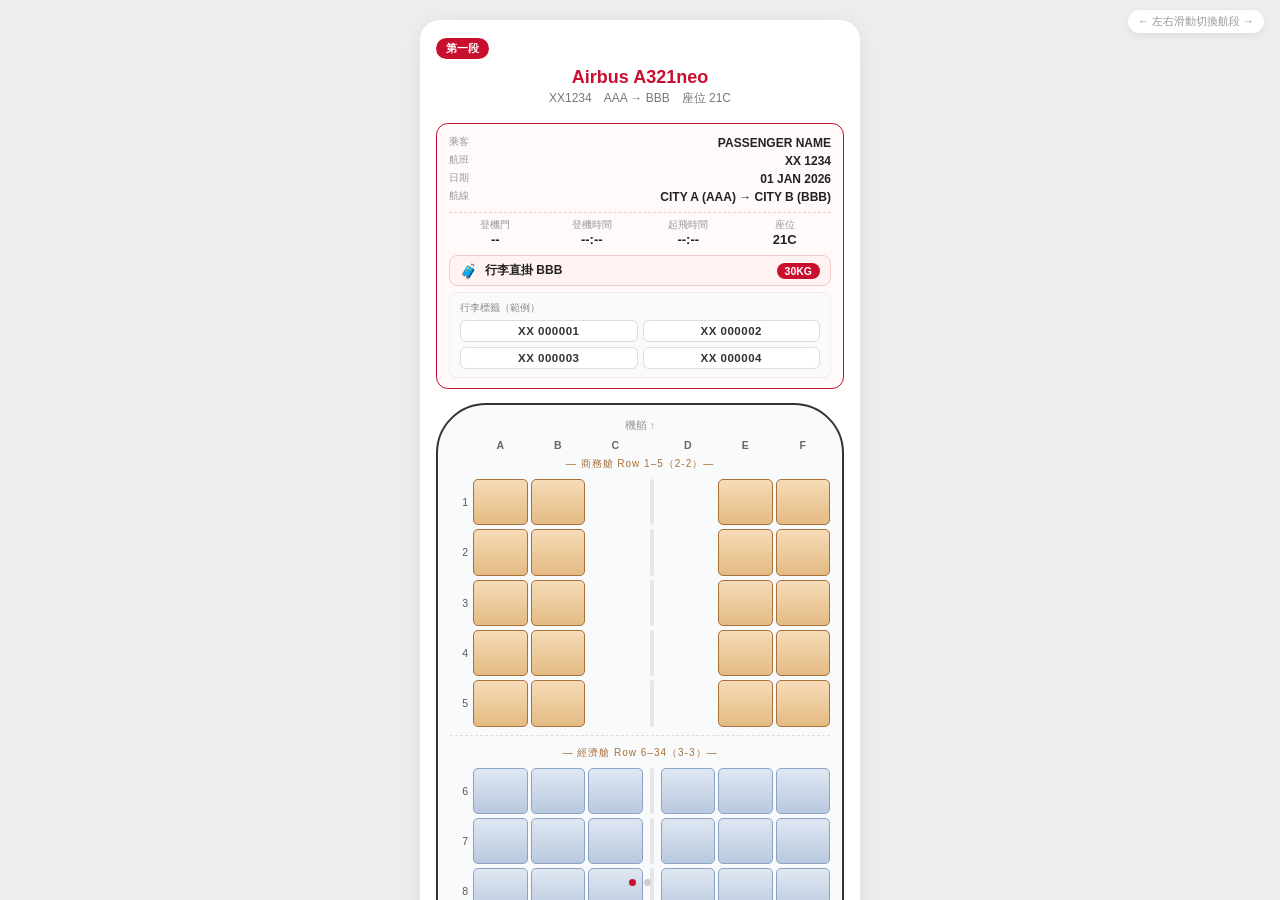
<file: index.html>
<!DOCTYPE html>
<html lang="zh-Hant">
<head>
<meta charset="UTF-8">
<meta name="viewport" content="width=device-width, initial-scale=1">
<title>座位圖</title>
<link rel="stylesheet" href="seatmap.css">
<style>
  *{box-sizing:border-box;}
  html,body{margin:0;height:100%;background:#eee;}
  body{
    font-family: -apple-system, "PingFang TC", "Noto Sans TC", Arial, sans-serif;
  }
  .pager{
    display:flex;
    overflow-x:auto;
    scroll-snap-type:x mandatory;
    -webkit-overflow-scrolling:touch;
    width:100%;
    height:100vh;
  }
  .page{
    flex:0 0 100%;
    scroll-snap-align:start;
    display:flex;
    justify-content:center;
    align-items:flex-start;
    padding:20px 12px 40px;
    overflow-y:auto;
  }
  .card{
    width:100%;
    max-width:440px;
    background:#fff;
    border-radius:20px;
    box-shadow:0 4px 24px rgba(0,0,0,0.08);
    padding:18px 16px 24px;
  }
  .flight-tag{
    display:inline-block;
    background:#c8102e;
    color:#fff;
    font-size:11px;
    font-weight:700;
    padding:3px 10px;
    border-radius:20px;
    margin-bottom:8px;
  }
  .title{
    text-align:center;
    color:#c8102e;
    font-size:18px;
    font-weight:700;
    margin:0 0 2px;
  }
  .subtitle{
    text-align:center;
    color:#777;
    font-size:12px;
    margin:0 0 16px;
  }
  .ticket-info{
    border:1.5px solid #c8102e;
    border-radius:12px;
    padding:10px 12px;
    margin-bottom:14px;
    background:#fffaf9;
  }
  .ti-row{
    display:flex;
    justify-content:space-between;
    font-size:12px;
    padding:2px 0;
  }
  .ti-grid{
    display:grid;
    grid-template-columns: repeat(4, 1fr);
    gap:4px;
    margin-top:6px;
    padding-top:6px;
    border-top:1px dashed #eecccc;
  }
  .ti-grid > div{
    display:flex;
    flex-direction:column;
    align-items:center;
    text-align:center;
  }
  .ti-label{
    color:#999;
    font-size:9.5px;
  }
  .ti-value{
    color:#222;
    font-weight:700;
    font-size:12px;
  }
  .ti-grid .ti-value{font-size:13px;}

  .bag-row{
    display:flex;
    align-items:center;
    gap:8px;
    margin-top:8px;
    padding:6px 10px;
    background:#fff2f0;
    border:1px solid #f0cccc;
    border-radius:8px;
  }
  .bag-icon{font-size:14px;}
  .bag-row .ti-value{flex:1;}
  .bag-weight{
    background:#c8102e;
    color:#fff;
    font-size:10.5px;
    font-weight:700;
    padding:2px 8px;
    border-radius:20px;
  }

  .bag-tags{
    margin-top:6px;
    padding:8px 10px;
    background:#fafafa;
    border:1px solid #eee;
    border-radius:8px;
  }
  .bag-tags-title{
    font-size:10px;
    color:#888;
    margin-bottom:5px;
  }
  .bag-tags-list{
    display:grid;
    grid-template-columns: 1fr 1fr;
    gap:5px;
  }
  .bag-tags-list span{
    font-size:11.5px;
    font-weight:700;
    color:#333;
    background:#fff;
    border:1px solid #ddd;
    border-radius:6px;
    padding:4px 6px;
    text-align:center;
    letter-spacing:0.5px;
  }

  .dots{
    position:fixed;
    bottom:14px;left:0;right:0;
    display:flex;justify-content:center;gap:8px;
    pointer-events:none;
  }
  .dot{width:7px;height:7px;border-radius:50%;background:#ccc;transition:background .2s;}
  .dot.active{background:#c8102e;}
  .swipe-hint{
    position:fixed;top:10px;right:16px;
    font-size:11px;color:#999;
    background:#fff;padding:4px 10px;border-radius:20px;
    box-shadow:0 2px 8px rgba(0,0,0,0.08);
  }
</style>
</head>
<body>

<div class="swipe-hint">← 左右滑動切換航段 →</div>

<div class="pager" id="pager">

  <!-- ============ PAGE 1 : CDG -> IST ============ -->
  <div class="page">
    <div class="card">
      <span class="flight-tag">第一段</span>
      <p class="title">Airbus A321neo</p>
      <p class="subtitle">XX1234　AAA → BBB　座位 21C</p>

      <div class="ticket-info">
        <div class="ti-row"><span class="ti-label">乘客</span><span class="ti-value">PASSENGER NAME</span></div>
        <div class="ti-row"><span class="ti-label">航班</span><span class="ti-value">XX 1234</span></div>
        <div class="ti-row"><span class="ti-label">日期</span><span class="ti-value">01 JAN 2026</span></div>
        <div class="ti-row"><span class="ti-label">航線</span><span class="ti-value">CITY A (AAA) → CITY B (BBB)</span></div>
        <div class="ti-grid">
          <div><span class="ti-label">登機門</span><span class="ti-value">--</span></div>
          <div><span class="ti-label">登機時間</span><span class="ti-value">--:--</span></div>
          <div><span class="ti-label">起飛時間</span><span class="ti-value">--:--</span></div>
          <div><span class="ti-label">座位</span><span class="ti-value">21C</span></div>
        </div>
        <div class="bag-row">
          <span class="bag-icon">🧳</span>
          <span class="ti-value" style="font-size:12px">行李直掛 BBB</span>
          <span class="bag-weight">30KG</span>
        </div>
        <div class="bag-tags">
          <div class="bag-tags-title">行李標籤（範例）</div>
          <div class="bag-tags-list">
            <span>XX 000001</span>
            <span>XX 000002</span>
            <span>XX 000003</span>
            <span>XX 000004</span>
          </div>
        </div>
      </div>

      <div id="fuselage-1"></div>

      <div class="legend">
        <div class="legend-item"><span class="legend-swatch" style="background:linear-gradient(180deg,var(--seat-biz-a),var(--seat-biz-b));border:1px solid #a8703a"></span>商務艙</div>
        <div class="legend-item"><span class="legend-swatch" style="background:linear-gradient(180deg,var(--seat-econ-a),var(--seat-econ-b));border:1px solid #8ba3c4"></span>經濟艙</div>
        <div class="legend-item"><span class="legend-swatch" style="background:linear-gradient(180deg,var(--seat-exit-a),var(--seat-exit-b));border:1px solid #c85c5c"></span>緊急出口排</div>
        <div class="legend-item"><span class="legend-swatch" style="background:#e6e6e6;border:1px solid #aaa"></span>近洗手間</div>
        <div class="legend-item"><span class="legend-swatch" style="background:linear-gradient(180deg,#ff5252,var(--you));border:1px solid #7a0000"></span><span style="color:var(--you);font-weight:700">21C（您）</span></div>
        <div class="legend-item"><span class="legend-swatch" style="background:linear-gradient(180deg,#66bb6a,var(--fam));border:1px solid #1b4d1e"></span><span style="color:var(--fam);font-weight:700">21D／21E</span></div>
      </div>

      <div class="summary">
        <b>座位摘要</b><br>
        您的座位：<b>21C</b>（左側走道座）<br>
        同排另兩位：<b>21D／21E</b>（走道另一側）<br>
        機型：Airbus A321neo，經濟艙 3-3 配置
      </div>
    </div>
  </div>

  <!-- ============ PAGE 2 : IST -> TPE ============ -->
  <div class="page">
    <div class="card">
      <span class="flight-tag" style="background:#2e7d32">第二段</span>
      <p class="title">Boeing 787-9 Dreamliner</p>
      <p class="subtitle">XX5678　BBB → CCC　座位 38H</p>

      <div class="ticket-info" style="border-color:#2e7d32">
        <div class="ti-row"><span class="ti-label">乘客</span><span class="ti-value">PASSENGER NAME</span></div>
        <div class="ti-row"><span class="ti-label">航班</span><span class="ti-value">XX 5678</span></div>
        <div class="ti-row"><span class="ti-label">日期</span><span class="ti-value">02 JAN 2026</span></div>
        <div class="ti-row"><span class="ti-label">航線</span><span class="ti-value">CITY B (BBB) → CITY C (CCC)</span></div>
        <div class="ti-grid">
          <div><span class="ti-label">登機門</span><span class="ti-value">待公布</span></div>
          <div><span class="ti-label">登機時間</span><span class="ti-value">--:--</span></div>
          <div><span class="ti-label">起飛時間</span><span class="ti-value">--:--</span></div>
          <div><span class="ti-label">座位</span><span class="ti-value">38H</span></div>
        </div>
        <div class="bag-row" style="border-color:#c9e6ca;background:#f4faf4">
          <span class="bag-icon">🧳</span>
          <span class="ti-value" style="font-size:12px">同一行李，免在轉機點提領</span>
          <span class="bag-weight" style="background:#2e7d32">30KG</span>
        </div>
        <div class="bag-tags" style="border-color:#c9e6ca">
          <div class="bag-tags-title">行李標籤（範例）</div>
          <div class="bag-tags-list">
            <span>XX 000001</span>
            <span>XX 000002</span>
            <span>XX 000003</span>
            <span>XX 000004</span>
          </div>
        </div>
      </div>

      <div id="fuselage-2"></div>

      <div class="legend">
        <div class="legend-item"><span class="legend-swatch" style="background:linear-gradient(180deg,var(--seat-biz-a),var(--seat-biz-b));border:1px solid #a8703a"></span>商務艙</div>
        <div class="legend-item"><span class="legend-swatch" style="background:linear-gradient(180deg,var(--seat-econ-a),var(--seat-econ-b));border:1px solid #8ba3c4"></span>經濟艙</div>
        <div class="legend-item"><span class="legend-swatch" style="background:linear-gradient(180deg,var(--seat-exit-a),var(--seat-exit-b));border:1px solid #c85c5c"></span>緊急出口排</div>
        <div class="legend-item"><span class="legend-swatch" style="background:#e6e6e6;border:1px solid #aaa"></span>近洗手間</div>
        <div class="legend-item" style="grid-column: span 2;"><span class="legend-swatch" style="background:linear-gradient(180deg,#ff5252,var(--you));border:1px solid #7a0000"></span><span style="color:var(--you);font-weight:700">38H（您）— 中間排座位</span></div>
      </div>

      <div class="summary">
        <b>座位摘要</b><br>
        您的座位：<b>38H</b>（右側區塊中間座）<br>
        機型：Boeing 787-9，經濟艙 3-3-3 配置（A-B-C｜D-E-F｜G-H-J）<br>
        提醒：H 是三人一組中間的位置，不靠窗也不靠走道
      </div>
    </div>
  </div>

</div>

<div class="dots">
  <div class="dot active" data-i="0"></div>
  <div class="dot" data-i="1"></div>
</div>

<script src="seatmap.js"></script>
<script>
  document.getElementById('fuselage-1').appendChild(
    SeatMap.render({ type: 'A321neo', you: { row: 21, col: 'C' }, companions: [{ row: 21, col: 'D' }, { row: 21, col: 'E' }] })
  );
  document.getElementById('fuselage-2').appendChild(
    SeatMap.render({ type: '787-9', you: { row: 38, col: 'H' } })
  );

  // ---- Dots sync ----
  const pager = document.getElementById('pager');
  const dots = document.querySelectorAll('.dot');
  pager.addEventListener('scroll', ()=>{
    const idx = Math.round(pager.scrollLeft / pager.clientWidth);
    dots.forEach((d,i)=> d.classList.toggle('active', i===idx));
  });
  dots.forEach(d=>{
    d.style.pointerEvents = 'auto';
    d.addEventListener('click', ()=>{
      const i = parseInt(d.dataset.i);
      pager.scrollTo({left: i*pager.clientWidth, behavior:'smooth'});
    });
  });
</script>
</body>
</html>
</file>
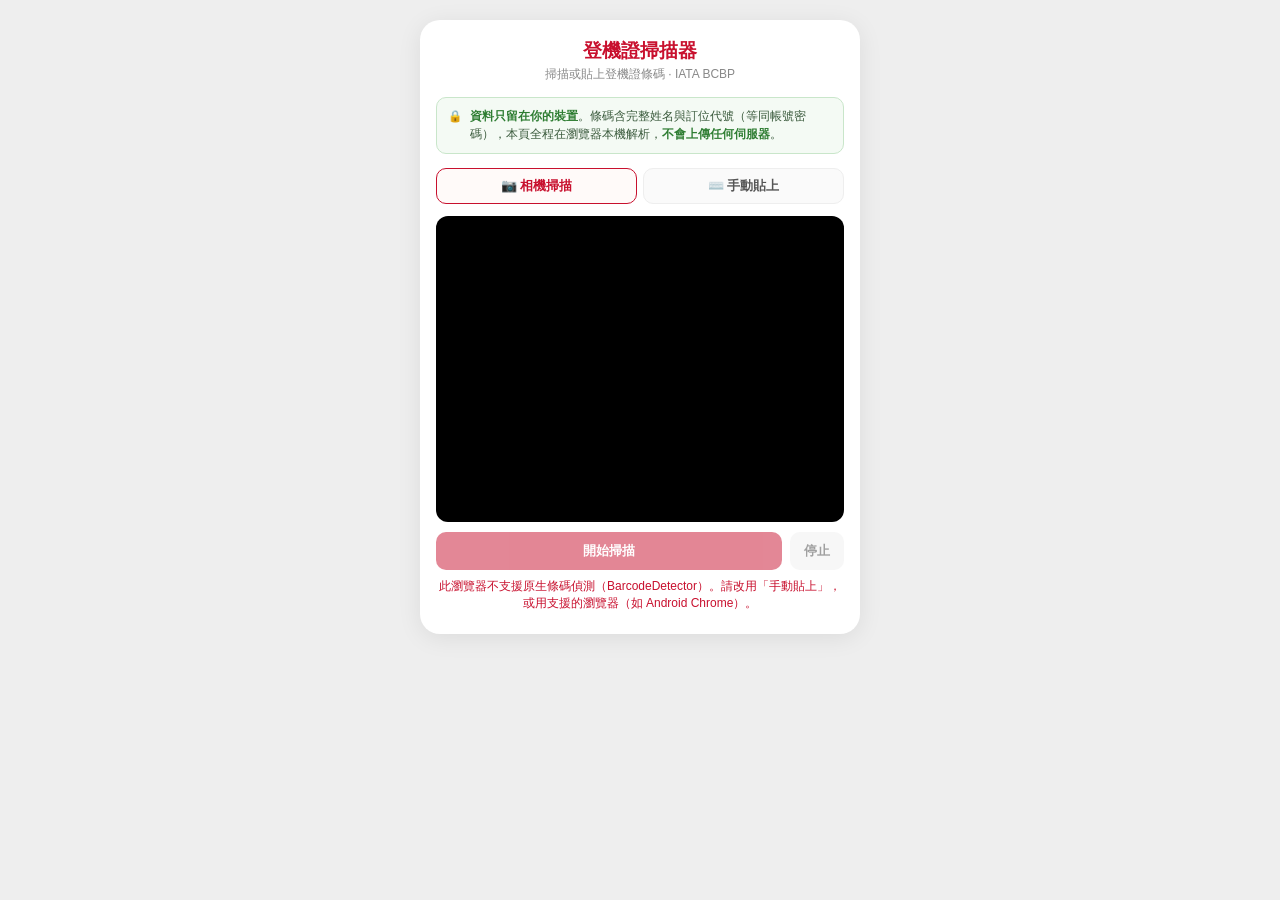
<file: scanner.html>
<!DOCTYPE html>
<html lang="zh-Hant">
<head>
<meta charset="UTF-8">
<meta name="viewport" content="width=device-width, initial-scale=1">
<title>登機證掃描器</title>
<link rel="stylesheet" href="seatmap.css">
<style>
  :root{
    --tk:#c8102e;
    --ink:#222;
    --muted:#888;
    --line:#eee;
    --ok:#2e7d32;
  }
  *{box-sizing:border-box;}
  html,body{margin:0;background:#eee;}
  body{
    font-family:-apple-system,"PingFang TC","Noto Sans TC",Arial,sans-serif;
    color:var(--ink);
    padding:20px 12px 40px;
    display:flex;justify-content:center;
  }
  .wrap{width:100%;max-width:440px;}
  .card{
    background:#fff;border-radius:20px;
    box-shadow:0 4px 24px rgba(0,0,0,.08);
    padding:18px 16px 22px;margin-bottom:16px;
  }
  h1{color:var(--tk);font-size:19px;margin:0 0 2px;text-align:center;}
  .sub{color:var(--muted);font-size:12px;text-align:center;margin:0 0 14px;}
  .privacy{
    display:flex;gap:8px;align-items:flex-start;
    background:#f4faf4;border:1px solid #c9e6ca;border-radius:10px;
    padding:9px 11px;font-size:11.5px;line-height:1.6;color:#3a5a3c;margin-bottom:14px;
  }
  .privacy b{color:var(--ok);}
  .tabs{display:flex;gap:6px;margin-bottom:12px;}
  .tab{
    flex:1;text-align:center;font-size:13px;font-weight:600;
    padding:8px 0;border-radius:10px;border:1.5px solid var(--line);
    background:#fafafa;color:#555;cursor:pointer;
  }
  .tab.active{border-color:var(--tk);color:var(--tk);background:#fffaf9;}
  .panel{display:none;}
  .panel.active{display:block;}

  #video{width:100%;border-radius:12px;background:#000;display:block;aspect-ratio:4/3;object-fit:cover;}
  .cam-controls{display:flex;gap:8px;margin-top:10px;}
  button{
    font-family:inherit;font-size:13px;font-weight:600;cursor:pointer;
    border:none;border-radius:10px;padding:10px 14px;
  }
  .btn-primary{background:var(--tk);color:#fff;flex:1;}
  .btn-ghost{background:#f0f0f0;color:#444;}
  button:disabled{opacity:.5;cursor:not-allowed;}
  .status{font-size:12px;color:var(--muted);text-align:center;margin-top:8px;min-height:16px;}
  .status.err{color:var(--tk);}

  textarea{
    width:100%;min-height:90px;font-family:ui-monospace,Menlo,Consolas,monospace;
    font-size:12px;border:1.5px solid var(--line);border-radius:10px;padding:10px;resize:vertical;
  }
  .hint{font-size:11px;color:var(--muted);margin:6px 0 10px;line-height:1.6;}

  /* 解析結果 */
  #result{display:none;}
  .pax{
    display:flex;justify-content:space-between;align-items:center;
    padding-bottom:10px;margin-bottom:10px;border-bottom:1px dashed var(--line);
  }
  .pax .name{font-size:16px;font-weight:700;}
  .pax .etkt{font-size:10px;color:#fff;background:var(--ok);padding:2px 8px;border-radius:20px;}
  .leg{
    border:1.5px solid var(--tk);border-radius:12px;padding:12px;margin-bottom:12px;background:#fffaf9;
  }
  .leg .route{display:flex;align-items:center;gap:8px;font-size:20px;font-weight:800;color:var(--tk);}
  .leg .route .arrow{color:#bbb;font-size:16px;}
  .leg .flight{font-size:12px;color:#666;margin:2px 0 10px;}
  .grid{display:grid;grid-template-columns:repeat(4,1fr);gap:6px;}
  .grid>div{display:flex;flex-direction:column;align-items:center;text-align:center;}
  .g-label{color:var(--muted);font-size:9.5px;}
  .g-value{color:var(--ink);font-weight:700;font-size:14px;}
  .g-value.seat{color:var(--tk);}
  .meta{margin-top:9px;padding-top:8px;border-top:1px dashed #eecccc;font-size:11px;color:#777;line-height:1.7;}
  .meta .warn{color:#b06a00;}
  .parse-err{background:#fff5f5;border:1.5px solid var(--tk);border-radius:10px;padding:10px 12px;font-size:12px;color:var(--tk);}

  .actype-row{display:flex;align-items:center;gap:8px;margin-top:10px;}
  .actype-row label{font-size:11.5px;color:var(--muted);flex-shrink:0;}
  select.actype{
    flex:1;font-family:inherit;font-size:12.5px;color:var(--ink);
    border:1.5px solid var(--line);border-radius:8px;padding:7px 8px;background:#fff;
  }
  .seatmap-note{font-size:10.5px;color:var(--muted);margin-top:8px;line-height:1.6;}
  .seatmap-mount{margin-top:10px;}
  .seatmap-mount .fuselage{margin-top:0;}
  .no-seat-hint{font-size:11px;color:var(--muted);margin-top:8px;}
</style>
</head>
<body>
<div class="wrap">

  <div class="card">
    <h1>登機證掃描器</h1>
    <p class="sub">掃描或貼上登機證條碼 · IATA BCBP</p>

    <div class="privacy">
      <span>🔒</span>
      <span><b>資料只留在你的裝置</b>。條碼含完整姓名與訂位代號（等同帳號密碼），本頁全程在瀏覽器本機解析，<b>不會上傳任何伺服器</b>。</span>
    </div>

    <div class="tabs">
      <div class="tab active" data-tab="cam">📷 相機掃描</div>
      <div class="tab" data-tab="manual">⌨️ 手動貼上</div>
    </div>

    <!-- 相機 -->
    <div class="panel active" id="panel-cam">
      <video id="video" playsinline muted></video>
      <div class="cam-controls">
        <button class="btn-primary" id="startBtn">開始掃描</button>
        <button class="btn-ghost" id="stopBtn" disabled>停止</button>
      </div>
      <div class="status" id="camStatus"></div>
    </div>

    <!-- 手動 -->
    <div class="panel" id="panel-manual">
      <p class="hint">把登機證條碼解碼後的原始字串貼進來（通常以 <code>M1</code> 或 <code>M2</code> 開頭）。相機掃不到時可用其他 App 解碼再貼上。</p>
      <textarea id="manualInput" placeholder="M1DESMARAIS/LUC       EABC123 YULFRAAC 0834 226F001A0025 100"></textarea>
      <div class="cam-controls">
        <button class="btn-primary" id="parseBtn">解析</button>
        <button class="btn-ghost" id="sampleBtn">填入範例</button>
      </div>
      <div class="status err" id="manualStatus"></div>
    </div>
  </div>

  <!-- 結果 -->
  <div class="card" id="result"></div>

</div>

<script src="bcbp.js"></script>
<script src="seatmap.js"></script>
<script>
(function(){
  "use strict";

  // ---- 分頁切換 ----
  var tabs = document.querySelectorAll('.tab');
  tabs.forEach(function(t){
    t.addEventListener('click', function(){
      tabs.forEach(function(x){ x.classList.remove('active'); });
      t.classList.add('active');
      document.getElementById('panel-cam').classList.toggle('active', t.dataset.tab==='cam');
      document.getElementById('panel-manual').classList.toggle('active', t.dataset.tab==='manual');
      if (t.dataset.tab !== 'cam') stopCamera();
    });
  });

  // ---- 手動解析 ----
  var manualInput = document.getElementById('manualInput');
  document.getElementById('parseBtn').addEventListener('click', function(){
    var v = manualInput.value.trim();
    var st = document.getElementById('manualStatus');
    st.textContent = '';
    if (!v) { st.textContent = '請先貼上條碼字串'; return; }
    try { render(BCBP.parse(v)); }
    catch(e){ st.textContent = e.message || '解析失敗'; renderError(e.message); }
  });
  document.getElementById('sampleBtn').addEventListener('click', function(){
    manualInput.value = 'M1DESMARAIS/LUC       EABC123 YULFRAAC 0834 226F001A0025 100';
    document.getElementById('manualStatus').textContent = '';
  });

  // ---- 相機掃描（原生 BarcodeDetector）----
  var video = document.getElementById('video');
  var startBtn = document.getElementById('startBtn');
  var stopBtn = document.getElementById('stopBtn');
  var camStatus = document.getElementById('camStatus');
  var stream = null, detector = null, rafId = null;

  var supported = ('BarcodeDetector' in window);
  if (!supported){
    startBtn.disabled = true;
    setStatus(camStatus, '此瀏覽器不支援原生條碼偵測（BarcodeDetector）。請改用「手動貼上」，或用支援的瀏覽器（如 Android Chrome）。', true);
  }

  startBtn.addEventListener('click', startCamera);
  stopBtn.addEventListener('click', function(){ stopCamera(); setStatus(camStatus,'已停止'); });

  async function startCamera(){
    setStatus(camStatus,'啟動相機中…');
    try{
      var formats = ['pdf417','aztec','qr_code','data_matrix'];
      try {
        var avail = await window.BarcodeDetector.getSupportedFormats();
        formats = formats.filter(function(f){ return avail.indexOf(f) !== -1; });
        if (!formats.length) formats = ['qr_code'];
      } catch(_) {}
      detector = new window.BarcodeDetector({ formats: formats });

      stream = await navigator.mediaDevices.getUserMedia({
        video: { facingMode: 'environment' }, audio: false
      });
      video.srcObject = stream;
      await video.play();
      startBtn.disabled = true; stopBtn.disabled = false;
      setStatus(camStatus,'對準登機證條碼…（支援 '+formats.join(' / ')+'）');
      scanLoop();
    } catch(e){
      setStatus(camStatus, '無法開啟相機：'+(e.message||e), true);
      stopCamera();
    }
  }

  async function scanLoop(){
    if (!detector || !stream) return;
    try{
      var codes = await detector.detect(video);
      if (codes && codes.length){
        var raw = codes[0].rawValue || '';
        try{
          var parsed = BCBP.parse(raw);
          stopCamera();
          setStatus(camStatus,'✓ 掃描成功');
          render(parsed);
          return;
        }catch(_){ /* 非 BCBP 條碼，繼續掃 */ }
      }
    }catch(e){ /* 忽略單幀錯誤，持續掃 */ }
    rafId = requestAnimationFrame(scanLoop);
  }

  function stopCamera(){
    if (rafId) { cancelAnimationFrame(rafId); rafId = null; }
    if (stream){ stream.getTracks().forEach(function(t){ t.stop(); }); stream = null; }
    video.srcObject = null;
    startBtn.disabled = !supported; stopBtn.disabled = true;
  }

  function setStatus(el,msg,isErr){
    el.textContent = msg; el.classList.toggle('err', !!isErr);
  }

  // ---- 渲染結果 ----
  var result = document.getElementById('result');

  function esc(s){ return String(s==null?'':s).replace(/[&<>"]/g,function(c){
    return ({'&':'&amp;','<':'&lt;','>':'&gt;','"':'&quot;'})[c]; }); }

  function actypeOptionsHtml(){
    return '<option value="">—— 選擇機型以顯示座位圖 ——</option>' +
      SeatMap.types().map(function(t){
        return '<option value="'+esc(t)+'">'+esc(SeatMap.label(t))+'</option>';
      }).join('');
  }

  function render(data){
    var legsHtml = data.legs.map(function(l, i){
      var d = l.dateOfFlight;
      var dateStr = d ? d.formatted : '(儒略日 '+esc(l.julian)+')';
      var yearWarn = (d && d.yearAssumed) ? ' <span class="warn">（年份為推算，條碼未含年份）</span>' : '';
      var meta = [];
      meta.push('訂位代號 <b>'+esc(l.pnr||'—')+'</b>');
      if (l.sequence) meta.push('登機序號 '+esc(l.sequence));
      if (l.paxStatusName) meta.push('狀態：'+esc(l.paxStatusName));
      if (l.conditional && l.conditional.frequentFlyer) meta.push('常客號 '+esc(l.conditional.frequentFlyer));

      var hasSeat = l.seat && l.seat.row && l.seat.column;
      var seatPicker = hasSeat
        ? '<div class="actype-row">'+
            '<label for="actype-'+i+'">機型</label>'+
            '<select class="actype" id="actype-'+i+'" data-leg="'+i+'">'+actypeOptionsHtml()+'</select>'+
          '</div>'+
          '<div class="seatmap-note">條碼不含機型資訊，手動選擇後會依機型通用範本畫出座位圖（非航空公司精確座位圖），僅在本機繪製。</div>'+
          '<div class="seatmap-mount" id="seatmap-'+i+'"></div>'
        : '<div class="no-seat-hint">座位格式「'+esc(l.seat.display||'—')+'」無法對應到行列座位，不顯示座位圖。</div>';

      return ''+
      '<div class="leg">'+
        '<div class="route"><span>'+esc(l.from||'???')+'</span><span class="arrow">✈</span><span>'+esc(l.to||'???')+'</span></div>'+
        '<div class="flight">'+esc(l.carrier)+' '+esc(l.flightNumber)+' · '+dateStr+yearWarn+'</div>'+
        '<div class="grid">'+
          '<div><span class="g-label">艙等</span><span class="g-value">'+esc(l.compartment)+'</span></div>'+
          '<div><span class="g-label">艙別</span><span class="g-value">'+esc(l.compartmentName||'—')+'</span></div>'+
          '<div><span class="g-label">座位</span><span class="g-value seat">'+esc(l.seat.display||'—')+'</span></div>'+
          '<div><span class="g-label">日期</span><span class="g-value">'+(d?esc(String(d.day)):'—')+'</span></div>'+
        '</div>'+
        '<div class="meta">'+meta.join(' · ')+'</div>'+
        seatPicker+
      '</div>';
    }).join('');

    result.innerHTML =
      '<div class="pax">'+
        '<span class="name">'+esc(data.passengerName||'（無姓名）')+'</span>'+
        (data.electronicTicket ? '<span class="etkt">電子機票</span>' : '')+
      '</div>'+
      '<div class="sub" style="text-align:left;margin:0 0 12px">共 '+data.legCount+' 個航段</div>'+
      legsHtml;
    result.style.display = 'block';
    result.scrollIntoView({behavior:'smooth', block:'nearest'});

    result.querySelectorAll('select.actype').forEach(function(sel){
      sel.addEventListener('change', function(){
        var i = parseInt(sel.dataset.leg, 10);
        var leg = data.legs[i];
        var mount = document.getElementById('seatmap-'+i);
        mount.innerHTML = '';
        if (!sel.value) return;
        var you = { row: parseInt(leg.seat.row, 10), col: leg.seat.column };
        mount.appendChild(SeatMap.render({ type: sel.value, you: you }));
        if (!mount.querySelector('.seat.you')) {
          var warn = document.createElement('div');
          warn.className = 'no-seat-hint';
          warn.textContent = '這個機型範本上沒有 ' + leg.seat.display + ' 這個位置，可能選錯機型，或該航空公司的座位編排與通用範本不同。';
          mount.insertBefore(warn, mount.firstChild);
        }
      });
    });
  }

  function renderError(msg){
    result.innerHTML = '<div class="parse-err">⚠️ '+esc(msg||'解析失敗')+'<br><span style="color:#999;font-weight:400">請確認貼上的是登機證條碼原始字串（BCBP，通常以 M 開頭）。</span></div>';
    result.style.display = 'block';
  }
})();
</script>
</body>
</html>
</file>
<file: seatmap.css>
/*
 * seatmap.css — 座位圖共用樣式
 * index.html 與 scanner.html 共用，避免兩頁各自維護一份幾乎相同的 CSS。
 */
:root{
  --seat-econ-a: #dfe7f2;
  --seat-econ-b: #b9c9de;
  --seat-biz-a: #f6dcb8;
  --seat-biz-b: #e3ba82;
  --seat-exit-a: #ffd0d0;
  --seat-exit-b: #f4a8a8;
  --you: #c62828;
  --fam: #2e7d32;
  --line: #333;
}
.fuselage{
  border:2px solid var(--line);
  border-radius:50px;
  padding:14px 12px 16px;
  background:#f9fafb;
}
.nose, .tail{
  text-align:center;
  font-size:10.5px;
  color:#999;
  margin-bottom:6px;
}
.tail{margin-top:8px;margin-bottom:0;}
.col-labels{
  display:grid;
  gap:3px;
  font-size:10.5px;
  font-weight:700;
  color:#666;
  text-align:center;
  margin-bottom:4px;
}
.row{
  display:grid;
  gap:3px;
  align-items:center;
  margin-bottom:4px;
}
.row-num{
  font-size:10.5px;
  color:#555;
  text-align:right;
  padding-right:2px;
}
.aisle{height:100%;display:flex;justify-content:center;}
.aisle::before{content:"";width:4px;background:#e6e6e6;border-radius:2px;}
.seat{
  aspect-ratio: 1 / 0.85;
  border-radius:5px;
  display:flex;align-items:center;justify-content:center;
  font-size:9px;font-weight:600;color:#456;
  border:1px solid #8ba3c4;
  background:linear-gradient(180deg, var(--seat-econ-a), var(--seat-econ-b));
}
.seat.biz{background:linear-gradient(180deg, var(--seat-biz-a), var(--seat-biz-b));border-color:#a8703a;color:#6b4319;}
.seat.exit{background:linear-gradient(180deg, var(--seat-exit-a), var(--seat-exit-b));border-color:#c85c5c;color:#8a3a3a;}
.seat.you{background:linear-gradient(180deg, #ff5252, var(--you));border-color:#7a0000;color:#fff;font-weight:800;box-shadow:0 0 0 2px #fff, 0 0 0 3.5px var(--you);}
.seat.fam{background:linear-gradient(180deg, #66bb6a, var(--fam));border-color:#1b4d1e;color:#fff;font-weight:800;box-shadow:0 0 0 2px #fff, 0 0 0 3.5px var(--fam);}
.seat.lav{background:#e6e6e6;border-color:#aaa;color:#999;}
.section-label{text-align:center;font-size:10px;color:#a8703a;margin:6px 0 8px;letter-spacing:1px;}
.divider{border:none;border-top:1px dashed #ddd;margin:8px 0 10px;}
.legend{margin-top:16px;display:grid;grid-template-columns: 1fr 1fr;gap:7px 14px;font-size:11px;}
.legend-item{display:flex;align-items:center;gap:6px;}
.legend-swatch{width:14px;height:14px;border-radius:4px;flex-shrink:0;}
.summary{margin-top:16px;background:#fff5f5;border:1.5px solid var(--you);border-radius:12px;padding:10px 14px;font-size:12px;line-height:1.7;color:#444;}
.summary b{color:var(--you);}
</file>
